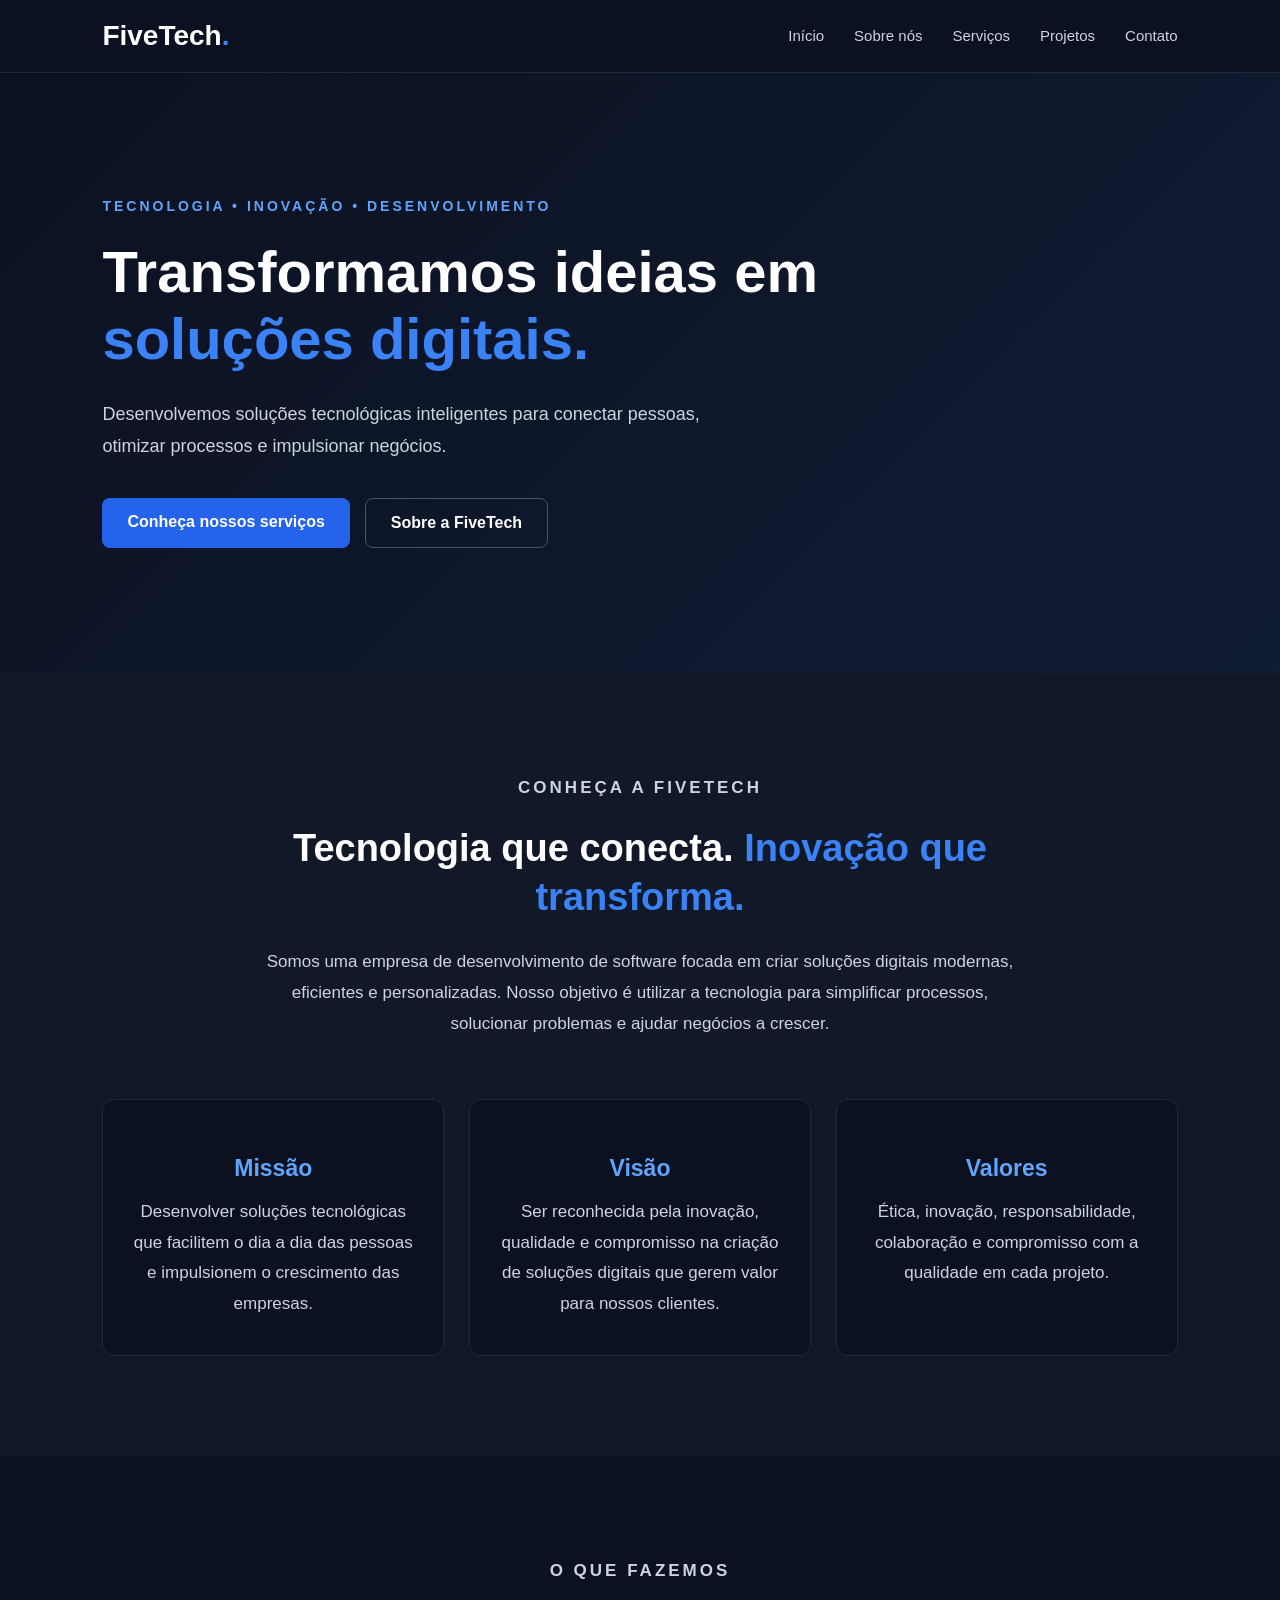
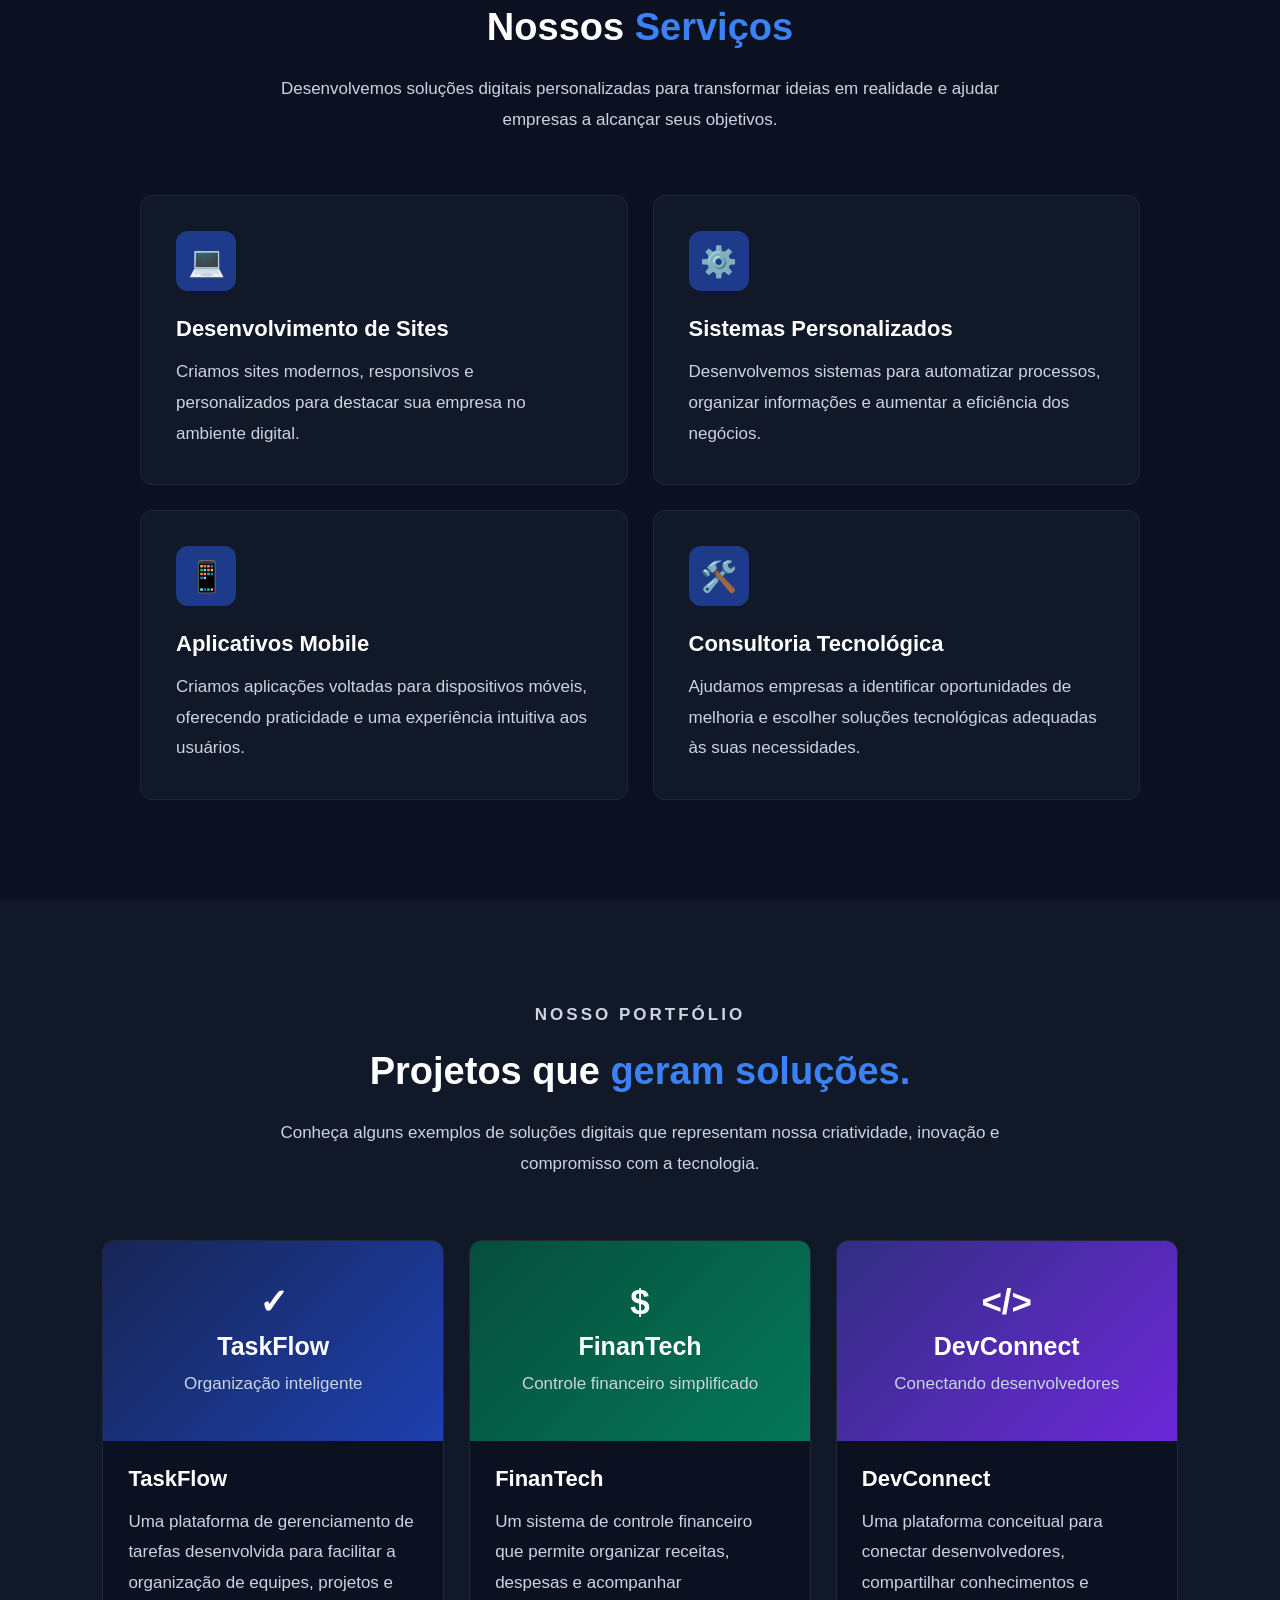
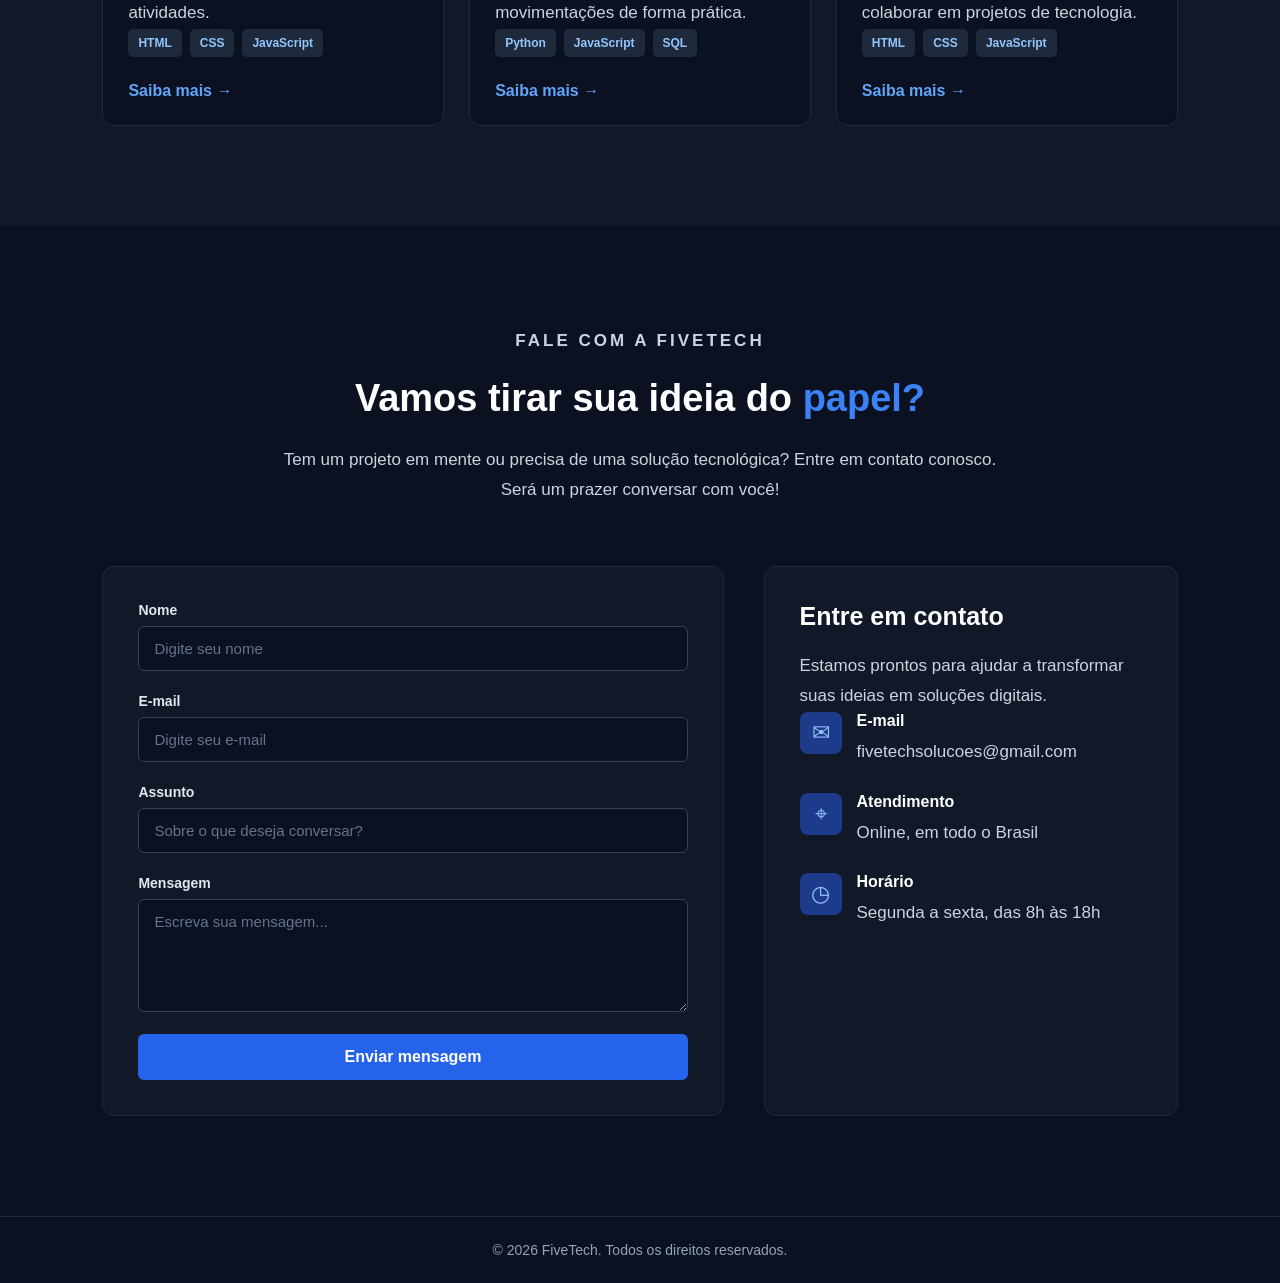
<file: index.html>
<!DOCTYPE html>
<html lang="pt-br">

<head>
    <meta charset="UTF-8">
    <meta name="viewport" content="width=device-width, initial-scale=1.0">

    <title>FiveTech | Desenvolvimento de Software</title>

    <link rel="stylesheet" href="style.css">

    <script src="script.js" defer></script>
</head>

<body>

    
    <header>

        <nav class="navbar">

            <a href="#inicio" class="logo">
                FiveTech<span>.</span>
            </a>

            <ul class="menu">
                <li><a href="#inicio">Início</a></li>
                <li><a href="#sobre">Sobre nós</a></li>
                <li><a href="#servicos">Serviços</a></li>
                <li><a href="#projetos">Projetos</a></li>
                <li><a href="#contato">Contato</a></li>
            </ul>

        </nav>

    </header>


  
    <main>

        <section id="inicio" class="inicio">

            <div class="inicio-conteudo">

                <p class="subtitulo">
                    TECNOLOGIA • INOVAÇÃO • DESENVOLVIMENTO
                </p>

                <h1>
                    Transformamos ideias em
                    <span>soluções digitais.</span>
                </h1>

                <p class="descricao">
                    Desenvolvemos soluções tecnológicas inteligentes
                    para conectar pessoas, otimizar processos e
                    impulsionar negócios.
                </p>

                <div class="botoes">

                    <a href="#servicos" class="botao botao-principal">
                        Conheça nossos serviços
                    </a>

                    <a href="#sobre" class="botao botao-secundario">
                        Sobre a FiveTech
                    </a>

                </div>

            </div>

        </section>


     

<section id="sobre" class="sobre">

    <div class="sobre-conteudo">

        <p class="subtitulo">CONHEÇA A FIVETECH</p>

        <h2>
            Tecnologia que conecta.
            <span>Inovação que transforma.</span>
        </h2>

        <p class="sobre-descricao">
            Somos uma empresa de desenvolvimento de software
            focada em criar soluções digitais modernas,
            eficientes e personalizadas.

            Nosso objetivo é utilizar a tecnologia para
            simplificar processos, solucionar problemas
            e ajudar negócios a crescer.
        </p>

    </div>


    <div class="sobre-cards">

        <div class="sobre-card">

            <div class="card-icone"></div>

            <h3>Missão</h3>

            <p>
                Desenvolver soluções tecnológicas que
                facilitem o dia a dia das pessoas e
                impulsionem o crescimento das empresas.
            </p>

        </div>


        <div class="sobre-card">

            <div class="card-icone"></div>

            <h3>Visão</h3>

            <p>
                Ser reconhecida pela inovação, qualidade
                e compromisso na criação de soluções
                digitais que gerem valor para nossos clientes.
            </p>

        </div>


        <div class="sobre-card">

            <div class="card-icone"></div>

            <h3>Valores</h3>

            <p>
                Ética, inovação, responsabilidade,
                colaboração e compromisso com a
                qualidade em cada projeto.
            </p>

        </div>

    </div>

</section>


        

<section id="servicos" class="servicos">

    <div class="servicos-conteudo">

        <p class="subtitulo">O QUE FAZEMOS</p>

        <h2>
            Nossos <span>Serviços</span>
        </h2>

        <p class="servicos-descricao">
            Desenvolvemos soluções digitais personalizadas
            para transformar ideias em realidade e ajudar
            empresas a alcançar seus objetivos.
        </p>

    </div>


    <div class="servicos-cards">

       
        <div class="servico-card">

            <div class="servico-icone">💻</div>

            <h3>Desenvolvimento de Sites</h3>

            <p>
                Criamos sites modernos, responsivos e
                personalizados para destacar sua empresa
                no ambiente digital.
            </p>

        </div>


      
        <div class="servico-card">

            <div class="servico-icone">⚙️</div>

            <h3>Sistemas Personalizados</h3>

            <p>
                Desenvolvemos sistemas para automatizar
                processos, organizar informações e
                aumentar a eficiência dos negócios.
            </p>

        </div>



        <div class="servico-card">

            <div class="servico-icone">📱</div>

            <h3>Aplicativos Mobile</h3>

            <p>
                Criamos aplicações voltadas para dispositivos
                móveis, oferecendo praticidade e uma
                experiência intuitiva aos usuários.
            </p>

        </div>


      
        <div class="servico-card">

            <div class="servico-icone">🛠️</div>

            <h3>Consultoria Tecnológica</h3>

            <p>
                Ajudamos empresas a identificar oportunidades
                de melhoria e escolher soluções tecnológicas
                adequadas às suas necessidades.
            </p>

        </div>

    </div>

</section>


       
        
<section id="projetos" class="projetos">

    <div class="projetos-conteudo">

        <p class="subtitulo">NOSSO PORTFÓLIO</p>

        <h2>
            Projetos que <span>geram soluções.</span>
        </h2>

        <p class="projetos-descricao">
            Conheça alguns exemplos de soluções digitais
            que representam nossa criatividade, inovação
            e compromisso com a tecnologia.
        </p>

    </div>


    <div class="projetos-cards">

     
        <div class="projeto-card">

            <div class="projeto-imagem taskflow">

                <span class="projeto-simbolo">✓</span>

                <h3>TaskFlow</h3>

                <p>Organização inteligente</p>

            </div>

            <div class="projeto-info">

                <h3>TaskFlow</h3>

                <p>
                    Uma plataforma de gerenciamento de tarefas
                    desenvolvida para facilitar a organização
                    de equipes, projetos e atividades.
                </p>

                <div class="tecnologias">

                    <span>HTML</span>
                    <span>CSS</span>
                    <span>JavaScript</span>

                </div>

                <a href="#contato" class="projeto-botao">
                    Saiba mais →
                </a>

            </div>

        </div>


       
        <div class="projeto-card">

            <div class="projeto-imagem finantech">

                <span class="projeto-simbolo">$</span>

                <h3>FinanTech</h3>

                <p>Controle financeiro simplificado</p>

            </div>

            <div class="projeto-info">

                <h3>FinanTech</h3>

                <p>
                    Um sistema de controle financeiro que
                    permite organizar receitas, despesas
                    e acompanhar movimentações de forma prática.
                </p>

                <div class="tecnologias">

                    <span>Python</span>
                    <span>JavaScript</span>
                    <span>SQL</span>

                </div>

                <a href="#contato" class="projeto-botao">
                    Saiba mais →
                </a>

            </div>

        </div>


        <div class="projeto-card">

            <div class="projeto-imagem devconnect">

                <span class="projeto-simbolo">&lt;/&gt;</span>

                <h3>DevConnect</h3>

                <p>Conectando desenvolvedores</p>

            </div>

            <div class="projeto-info">

                <h3>DevConnect</h3>

                <p>
                    Uma plataforma conceitual para conectar
                    desenvolvedores, compartilhar conhecimentos
                    e colaborar em projetos de tecnologia.
                </p>

                <div class="tecnologias">

                    <span>HTML</span>
                    <span>CSS</span>
                    <span>JavaScript</span>

                </div>

                <a href="#contato" class="projeto-botao">
                    Saiba mais →
                </a>

            </div>

        </div>

    </div>

</section>


     
        <section class="contato" id="contato">

    <div class="contato-conteudo">
        <p class="subtitulo">FALE COM A FIVETECH</p>

        <h2>Vamos tirar sua ideia do <span>papel?</span></h2>

        <p class="contato-descricao">
            Tem um projeto em mente ou precisa de uma solução tecnológica?
            Entre em contato conosco. Será um prazer conversar com você!
        </p>
    </div>

    <div class="contato-container">

        <form class="contato-formulario" id="formulario">

            <div class="campo">
                <label for="nome">Nome</label>
                <input
                    type="text"
                    id="nome"
                    name="nome"
                    placeholder="Digite seu nome"
                    required
                >
            </div>

            <div class="campo">
                <label for="email">E-mail</label>
                <input
                    type="email"
                    id="email"
                    name="email"
                    placeholder="Digite seu e-mail"
                    required
                >
            </div>

            <div class="campo">
                <label for="assunto">Assunto</label>
                <input
                    type="text"
                    id="assunto"
                    name="assunto"
                    placeholder="Sobre o que deseja conversar?"
                    required
                >
            </div>

            <div class="campo">
                <label for="mensagem">Mensagem</label>
                <textarea
                    id="mensagem"
                    name="mensagem"
                    rows="5"
                    placeholder="Escreva sua mensagem..."
                    required
                ></textarea>
            </div>

            <button type="submit" class="contato-botao">
                Enviar mensagem
            </button>

        </form>

        <div class="contato-informacoes">

            <h3>Entre em contato</h3>

            <p>
                Estamos prontos para ajudar a transformar suas ideias
                em soluções digitais.
            </p>

            <div class="contato-item">
                <span>✉</span>
                <div>
                    <h4>E-mail</h4>
                    <p>fivetechsolucoes@gmail.com</p>
                </div>
            </div>

            <div class="contato-item">
                <span>⌖</span>
                <div>
                    <h4>Atendimento</h4>
                    <p>Online, em todo o Brasil</p>
                </div>
            </div>

            <div class="contato-item">
                <span>◷</span>
                <div>
                    <h4>Horário</h4>
                    <p>Segunda a sexta, das 8h às 18h</p>
                </div>
            </div>

        </div>

    </div>

</section>
        </section>

    </main>



    <footer>

        <p>
            © 2026 FiveTech. Todos os direitos reservados.
        </p>

    </footer>

</body>

</html>
</file>
<file: style.css>
* {
    margin: 0;
    padding: 0;
    box-sizing: border-box;
}

html {
    scroll-behavior: smooth;
}

body {
    font-family: Arial, Helvetica, sans-serif;
    background-color: #0b1120;
    color: #ffffff;
}




header {
    background-color: #0b1120;
    border-bottom: 1px solid #1e293b;
    padding: 20px 8%;
}

.navbar {
    display: flex;
    justify-content: space-between;
    align-items: center;
}

.logo {
    color: #ffffff;
    font-size: 28px;
    font-weight: bold;
    text-decoration: none;
}

.logo span {
    color: #3b82f6;
}

.menu {
    display: flex;
    gap: 30px;
    list-style: none;
}

.menu a {
    color: #cbd5e1;
    text-decoration: none;
    font-size: 15px;
    transition: 0.3s;
}

.menu a:hover {
    color: #3b82f6;
}




.inicio {
    min-height: 600px;
    padding: 100px 8%;

    display: flex;
    align-items: center;

    background: linear-gradient(
        135deg,
        #0b1120,
        #111c35
    );
}

.inicio-conteudo {
    max-width: 750px;
}

.subtitulo {
    color: #60a5fa;
    font-size: 14px;
    font-weight: bold;
    letter-spacing: 3px;
    margin-bottom: 25px;
}

.inicio h1 {
    font-size: 58px;
    line-height: 1.15;
    margin-bottom: 25px;
}

.inicio h1 span {
    color: #3b82f6;
}

.descricao {
    color: #cbd5e1;
    font-size: 18px;
    line-height: 1.8;
    max-width: 600px;
    margin-bottom: 35px;
}




.botoes {
    display: flex;
    gap: 15px;
    flex-wrap: wrap;
}

.botao {
    display: inline-block;
    padding: 15px 25px;
    border-radius: 8px;
    text-decoration: none;
    font-weight: bold;
    transition: 0.3s;
}

.botao-principal {
    background-color: #2563eb;
    color: #ffffff;
}

.botao-principal:hover {
    background-color: #1d4ed8;
    transform: translateY(-3px);
}

.botao-secundario {
    border: 1px solid #475569;
    color: #ffffff;
}

.botao-secundario:hover {
    background-color: #1e293b;
    transform: translateY(-3px);
}




section:not(.inicio) {
    padding: 100px 8%;
    text-align: center;
}

section h2 {
    font-size: 36px;
    margin-bottom: 25px;
}

section:not(.inicio) p {
    color: #cbd5e1;
    font-size: 17px;
    line-height: 1.8;
    max-width: 750px;
    margin: 0 auto;
}




.sobre {
    background-color: #111827;
}

.sobre-conteudo {
    max-width: 800px;
    margin: 0 auto 60px;
}

.sobre .subtitulo {
    margin-bottom: 20px;
}

.sobre h2 {
    font-size: 38px;
    line-height: 1.3;
    margin-bottom: 25px;
}

.sobre h2 span {
    color: #3b82f6;
}

.sobre-descricao {
    color: #cbd5e1;
    font-size: 17px;
    line-height: 1.8;
}




.sobre-cards {
    display: flex;
    justify-content: center;
    gap: 25px;
    flex-wrap: wrap;

    max-width: 1200px;
    margin: 0 auto;
}

.sobre-card {
    background-color: #0b1120;
    border: 1px solid #1e293b;
    border-radius: 12px;

    padding: 35px 25px;

    flex: 1;
    min-width: 250px;
    max-width: 350px;

    transition: 0.3s;
}

.sobre-card:hover {
    transform: translateY(-8px);
    border-color: #3b82f6;
}

.card-icone {
    font-size: 35px;
    margin-bottom: 20px;
}

.sobre-card h3 {
    font-size: 23px;
    margin-bottom: 15px;
    color: #60a5fa;
}

.sobre-card p {
    color: #cbd5e1;
    font-size: 15px;
    line-height: 1.8;

    max-width: none;
}




.servicos {
    background-color: #0b1120;
}

.servicos-conteudo {
    max-width: 800px;
    margin: 0 auto 60px;
}

.servicos .subtitulo {
    margin-bottom: 20px;
}

.servicos h2 {
    font-size: 38px;
    margin-bottom: 25px;
}

.servicos h2 span {
    color: #3b82f6;
}

.servicos-descricao {
    color: #cbd5e1;
    font-size: 17px;
    line-height: 1.8;
}




.servicos-cards {
    display: grid;
    grid-template-columns: repeat(2, 1fr);
    gap: 25px;

    max-width: 1000px;
    margin: 0 auto;
}

.servico-card {
    background-color: #111827;
    border: 1px solid #1e293b;
    border-radius: 12px;

    padding: 35px;

    text-align: left;

    transition: 0.3s;
}

.servico-card:hover {
    transform: translateY(-8px);
    border-color: #3b82f6;
    background-color: #162036;
}




.servico-icone {
    display: flex;
    align-items: center;
    justify-content: center;

    width: 60px;
    height: 60px;

    background-color: #1e3a8a;
    border-radius: 12px;

    font-size: 30px;

    margin-bottom: 25px;
}




.servico-card h3 {
    color: #ffffff;
    font-size: 22px;
    margin-bottom: 15px;
}




.servico-card p {
    color: #cbd5e1;
    font-size: 15px;
    line-height: 1.8;

    max-width: none;
    margin: 0;
}






.projetos {
    background-color: #111827;
}

.projetos-conteudo {
    max-width: 800px;
    margin: 0 auto 60px;
}

.projetos .subtitulo {
    margin-bottom: 20px;
}

.projetos h2 {
    font-size: 38px;
    margin-bottom: 25px;
}

.projetos h2 span {
    color: #3b82f6;
}

.projetos-descricao {
    color: #cbd5e1;
    font-size: 17px;
    line-height: 1.8;
}




.projetos-cards {
    display: grid;
    grid-template-columns: repeat(3, 1fr);
    gap: 25px;

    max-width: 1200px;
    margin: 0 auto;
}

.projeto-card {
    background-color: #0b1120;
    border: 1px solid #1e293b;
    border-radius: 12px;

    overflow: hidden;

    text-align: left;

    transition: 0.3s;
}

.projeto-card:hover {
    transform: translateY(-8px);
    border-color: #3b82f6;
}




.projeto-imagem {
    height: 200px;

    display: flex;
    flex-direction: column;
    align-items: center;
    justify-content: center;

    text-align: center;

    background: linear-gradient(
        135deg,
        #172554,
        #1e40af
    );
}

.projeto-imagem h3 {
    font-size: 25px;
    margin-bottom: 8px;
}

.projeto-imagem p {
    color: #dbeafe;
    font-size: 14px;
}




.finantech {
    background: linear-gradient(
        135deg,
        #064e3b,
        #047857
    );
}

.devconnect {
    background: linear-gradient(
        135deg,
        #312e81,
        #6d28d9
    );
}




.projeto-simbolo {
    font-size: 35px;
    font-weight: bold;

    margin-bottom: 10px;

    color: #ffffff;
}




.projeto-info {
    padding: 25px;
}

.projeto-info h3 {
    color: #ffffff;
    font-size: 22px;
    margin-bottom: 15px;
}

.projeto-info p {
    color: #cbd5e1;
    font-size: 15px;
    line-height: 1.8;

    max-width: none;
    margin: 0 0 20px;
}




.tecnologias {
    display: flex;
    flex-wrap: wrap;
    gap: 8px;

    margin-bottom: 25px;
}

.tecnologias span {
    background-color: #1e293b;
    color: #93c5fd;

    font-size: 12px;
    font-weight: bold;

    padding: 7px 10px;
    border-radius: 5px;
}




.projeto-botao {
    display: inline-block;

    color: #60a5fa;
    font-weight: bold;
    text-decoration: none;

    transition: 0.3s;
}

.projeto-botao:hover {
    color: #ffffff;
    transform: translateX(5px);
}




.contato {
    background-color: #0b1120;
}



.contato {
    background-color: #0b1120;
}

.contato-conteudo {
    max-width: 800px;
    margin: 0 auto 60px;
}

.contato .subtitulo {
    margin-bottom: 20px;
}

.contato h2 {
    font-size: 38px;
    margin-bottom: 25px;
}

.contato h2 span {
    color: #3b82f6;
}

.contato-descricao {
    color: #cbd5e1;
    font-size: 17px;
    line-height: 1.8;
}

.contato-container {
    display: grid;
    grid-template-columns: 1.5fr 1fr;
    gap: 40px;
    max-width: 1100px;
    margin: 0 auto;
    text-align: left;
}

.contato-formulario {
    background-color: #111827;
    padding: 35px;
    border: 1px solid #1e293b;
    border-radius: 12px;
}

.campo {
    display: flex;
    flex-direction: column;
    margin-bottom: 22px;
}

.campo label {
    color: #e2e8f0;
    font-size: 14px;
    font-weight: bold;
    margin-bottom: 8px;
}

.campo input,
.campo textarea {
    background-color: #0b1120;
    color: #fff;
    border: 1px solid #334155;
    border-radius: 6px;
    padding: 13px 15px;
    font-family: Arial, sans-serif;
    font-size: 15px;
    outline: none;
    transition: 0.3s;
}

.campo input:focus,
.campo textarea:focus {
    border-color: #3b82f6;
    box-shadow: 0 0 0 2px rgba(59, 130, 246, 0.15);
}

.campo textarea {
    resize: vertical;
}

.campo input::placeholder,
.campo textarea::placeholder {
    color: #64748b;
}

.contato-botao {
    width: 100%;
    padding: 14px;
    background-color: #2563eb;
    color: #fff;
    border: none;
    border-radius: 6px;
    font-size: 16px;
    font-weight: bold;
    cursor: pointer;
    transition: 0.3s;
}

.contato-botao:hover {
    background-color: #1d4ed8;
    transform: translateY(-2px);
}

.contato-informacoes {
    background-color: #111827;
    padding: 35px;
    border: 1px solid #1e293b;
    border-radius: 12px;
}

.contato-informacoes h3 {
    font-size: 25px;
    margin-bottom: 20px;
}

.contato-informacoes > p {
    color: #cbd5e1;
    line-height: 1.8;
    margin-bottom: 35px;
}

.contato-item {
    display: flex;
    align-items: flex-start;
    gap: 15px;
    margin-bottom: 25px;
}

.contato-item > span {
    display: flex;
    align-items: center;
    justify-content: center;
    min-width: 42px;
    height: 42px;
    background-color: #1e3a8a;
    color: #93c5fd;
    border-radius: 8px;
    font-size: 22px;
}

.contato-item h4 {
    color: #fff;
    margin-bottom: 7px;
}

.contato-item p {
    color: #94a3b8;
    font-size: 14px;
    line-height: 1.6;
}



@media (max-width: 768px) {
    .contato-container {
        grid-template-columns: 1fr;
        gap: 25px;
    }

    .contato-formulario,
    .contato-informacoes {
        padding: 25px;
    }

    .contato h2 {
        font-size: 30px;
    }
}



footer {
    padding: 25px 8%;
    text-align: center;

    border-top: 1px solid #1e293b;

    color: #94a3b8;
    font-size: 14px;
}




@media (max-width: 768px) {


    header {
        padding: 20px 5%;
    }

    .navbar {
        flex-direction: column;
        gap: 25px;
    }

    .menu {
        justify-content: center;
        flex-wrap: wrap;
        gap: 15px;
    }



    .inicio {
        padding: 80px 5%;
        min-height: 500px;
    }

    .inicio h1 {
        font-size: 40px;
    }

    .descricao {
        font-size: 16px;
    }


   

    section:not(.inicio) {
        padding: 70px 5%;
    }

    section h2 {
        font-size: 30px;
    }




    .botoes {
        flex-direction: column;
        align-items: flex-start;
    }

    .botao {
        text-align: center;
    }


 

    .sobre h2 {
        font-size: 30px;
    }

    .sobre-cards {
        flex-direction: column;
        align-items: center;
    }

    .sobre-card {
        width: 100%;
        max-width: 400px;
    }


 

    .servicos h2 {
        font-size: 30px;
    }

    .servicos-cards {
        grid-template-columns: 1fr;
    }

    .servico-card {
        padding: 25px;
    }

}



@media (max-width: 900px) {

    .projetos-cards {
        grid-template-columns: repeat(2, 1fr);
    }

}

@media (max-width: 600px) {

    .projetos-cards {
        grid-template-columns: 1fr;
    }

    .projetos h2 {
        font-size: 30px;
    }

    .projeto-imagem {
        height: 180px;
    }

}
</file>
